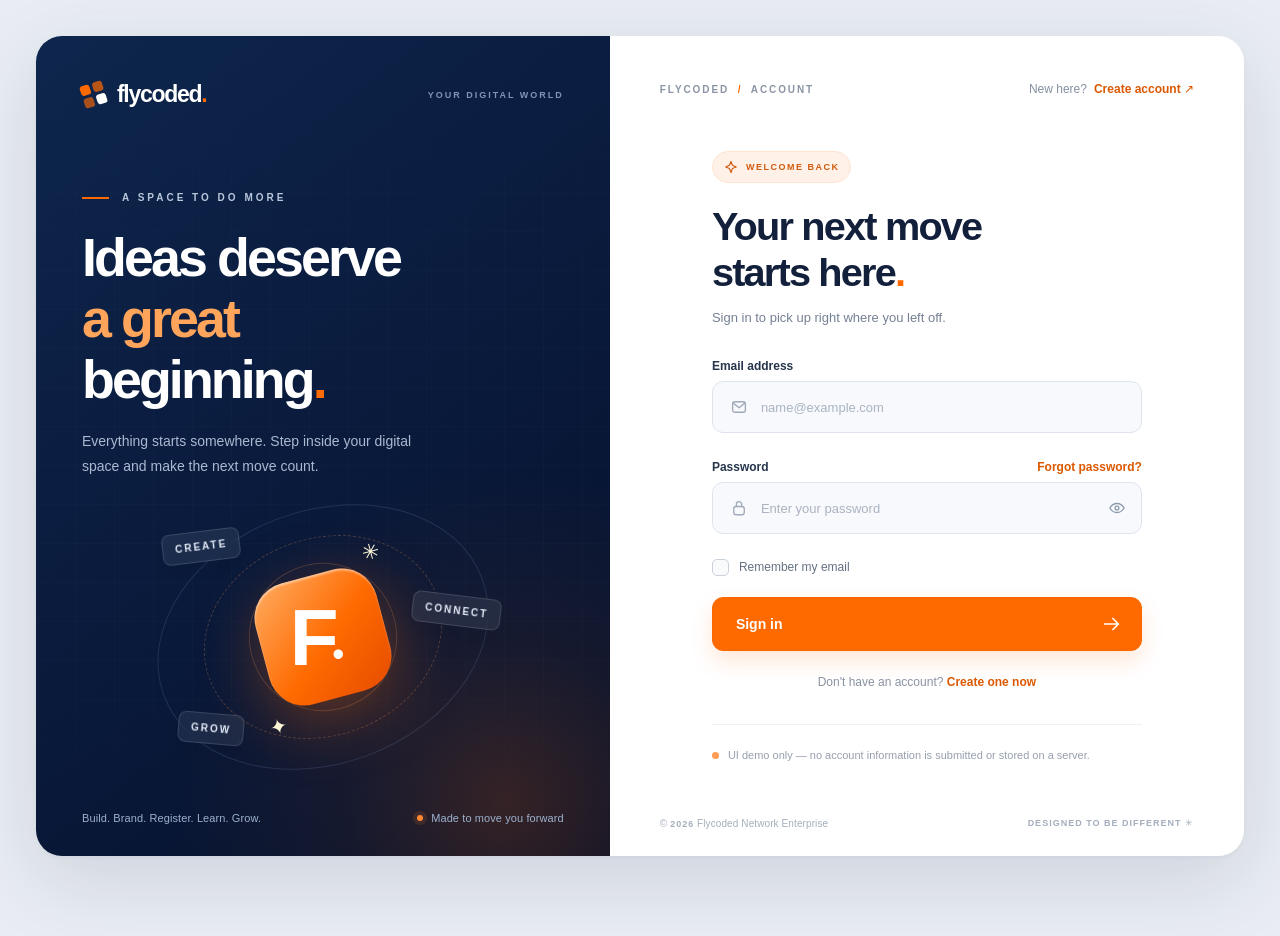
<file: index.html>
<!DOCTYPE html>
<html lang="en">
<head>
  <meta charset="UTF-8">
  <meta name="viewport" content="width=device-width, initial-scale=1.0">
  <meta name="theme-color" content="#0a1b3d">
  <meta name="description" content="Flycoded Account UI — modern login, registration, and password recovery demo.">
  <title>Flycoded Account — Sign in & Register</title>
  <link rel="stylesheet" href="style.css">
  <script src="script.js" defer></script>
</head>
<body>
  <!-- Local SVG symbols: no icon library or Internet connection needed. -->
  <svg class="icon-library" xmlns="http://www.w3.org/2000/svg" aria-hidden="true" focusable="false">
    <symbol id="ic-mail" viewBox="0 0 24 24"><rect x="3.5" y="5" width="17" height="14" rx="3"/><path d="m4.5 7 7.5 6 7.5-6"/></symbol>
    <symbol id="ic-lock" viewBox="0 0 24 24"><rect x="5" y="10" width="14" height="11" rx="3"/><path d="M8.5 10V7a3.5 3.5 0 0 1 7 0v3"/></symbol>
    <symbol id="ic-user" viewBox="0 0 24 24"><circle cx="12" cy="8" r="3.5"/><path d="M5 20c0-4 3.1-6 7-6s7 2 7 6"/></symbol>
    <symbol id="ic-eye" viewBox="0 0 24 24"><path d="M2.5 12s3.5-6 9.5-6 9.5 6 9.5 6-3.5 6-9.5 6-9.5-6-9.5-6Z"/><circle cx="12" cy="12" r="2.5"/></symbol>
    <symbol id="ic-eye-off" viewBox="0 0 24 24"><path d="m3 3 18 18M10 6.2c.7-.1 1.3-.2 2-.2 6 0 9.5 6 9.5 6a15.5 15.5 0 0 1-3.1 3.5M6.1 8.3A17 17 0 0 0 2.5 12s3.5 6 9.5 6c1.4 0 2.6-.3 3.8-.7"/><path d="M10.5 10.5a2.5 2.5 0 0 0 3 3"/></symbol>
    <symbol id="ic-arrow" viewBox="0 0 24 24"><path d="M4 12h15m-6-6 6 6-6 6"/></symbol>
    <symbol id="ic-back" viewBox="0 0 24 24"><path d="m14 6-6 6 6 6M8 12h12"/></symbol>
    <symbol id="ic-check" viewBox="0 0 24 24"><path d="m5 12 4 4L19 6"/></symbol>
    <symbol id="ic-spark" viewBox="0 0 24 24"><path d="M12 2.5 14.4 9l6.6 3-6.6 2.7L12 21.5 9.3 14.7 3 12l6.3-3L12 2.5Z"/></symbol>
  </svg>

  <main class="page-shell">
    <section class="story-panel" aria-label="Welcome to Flycoded">
      <div class="story-grid" aria-hidden="true"></div>
      <div class="story-glow" aria-hidden="true"></div>
      <div class="story-top">
        <a class="brand brand-light" href="#" aria-label="Flycoded Account home">
          <span class="brand-mark" aria-hidden="true"><span></span><span></span><span></span><span></span></span>
          <span>flycoded<span class="brand-dot">.</span></span>
        </a>
        <span class="brand-tag">YOUR DIGITAL WORLD</span>
      </div>
      <div class="story-copy">
        <div class="story-kicker"><span class="kicker-line"></span> A SPACE TO DO MORE</div>
        <h1>Ideas deserve<br><em>a great</em> <br>beginning<span class="orange-period">.</span></h1>
        <p>Everything starts somewhere. Step inside your digital space and make the next move count.</p>
      </div>
      <div class="artboard" aria-hidden="true">
        <div class="art-orbit orbit-one"></div>
        <div class="art-orbit orbit-two"></div>
        <div class="art-orbit orbit-three"></div>
        <div class="art-center">
          <span class="art-star star-one">✳</span>
          <span class="art-monogram">F<span>•</span></span>
          <span class="art-star star-two">✦</span>
        </div>
        <span class="art-label art-label-one">CREATE</span>
        <span class="art-label art-label-two">CONNECT</span>
        <span class="art-label art-label-three">GROW</span>
      </div>
      <div class="story-bottom">
        <span>Build. Brand. Register. Learn. Grow.</span>
        <span class="status-line"><span class="status-dot"></span> Made to move you forward</span>
      </div>
    </section>

    <section class="auth-panel" aria-label="Account access">
      <header class="auth-topbar">
        <span class="auth-eyebrow">FLYCODED <span>/</span> ACCOUNT</span>
        <div class="quick-switch" id="quick-switch">
          <span id="quick-switch-copy">New here?</span>
          <button type="button" class="text-action" id="quick-switch-btn" data-go="signup">Create account <span aria-hidden="true">↗</span></button>
        </div>
      </header>
      <div class="auth-inner">
        <div class="auth-views">
          <section class="form-view is-active" id="view-signin" aria-labelledby="signin-title">
            <div class="eyebrow-chip"><svg class="ic"><use href="#ic-spark"></use></svg> WELCOME BACK</div>
            <h2 id="signin-title">Your next move<br>starts here<span class="heading-accent">.</span></h2>
            <p class="view-subtitle">Sign in to pick up right where you left off.</p>
            <form id="signin-form" class="auth-form" novalidate>
              <div class="field">
                <label for="signin-email">Email address</label>
                <div class="input-wrap"><svg class="ic field-icon"><use href="#ic-mail"></use></svg><input id="signin-email" name="email" type="email" autocomplete="email" inputmode="email" placeholder="name@example.com" required aria-describedby="signin-email-error"></div>
                <small class="field-error" id="signin-email-error" aria-live="polite"></small>
              </div>
              <div class="field">
                <div class="label-row"><label for="signin-password">Password</label><button type="button" class="inline-link" data-go="recovery">Forgot password?</button></div>
                <div class="input-wrap"><svg class="ic field-icon"><use href="#ic-lock"></use></svg><input id="signin-password" name="password" type="password" autocomplete="current-password" placeholder="Enter your password" required aria-describedby="signin-password-error"><button class="password-toggle" type="button" data-toggle-password="signin-password" aria-label="Show password" aria-pressed="false"><svg class="ic"><use href="#ic-eye"></use></svg></button></div>
                <small class="field-error" id="signin-password-error" aria-live="polite"></small>
              </div>
              <label class="checkbox-row"><input id="remember-email" type="checkbox"><span class="checkbox-custom" aria-hidden="true"><svg class="ic"><use href="#ic-check"></use></svg></span><span>Remember my email</span></label>
              <button type="submit" class="primary-btn"><span>Sign in</span><svg class="ic"><use href="#ic-arrow"></use></svg></button>
            </form>
            <p class="form-bottom">Don't have an account? <button type="button" class="inline-link bold-link" data-go="signup">Create one now</button></p>
          </section>

          <section class="form-view" id="view-signup" aria-labelledby="signup-title" hidden>
            <div class="eyebrow-chip"><svg class="ic"><use href="#ic-spark"></use></svg> THE START OF SOMETHING</div>
            <h2 id="signup-title">Make room for<br>what's next<span class="heading-accent">.</span></h2>
            <p class="view-subtitle">Create your account and start something great.</p>
            <form id="signup-form" class="auth-form" novalidate>
              <div class="field">
                <label for="signup-name">Full name</label>
                <div class="input-wrap"><svg class="ic field-icon"><use href="#ic-user"></use></svg><input id="signup-name" name="name" type="text" autocomplete="name" placeholder="Your full name" minlength="2" required aria-describedby="signup-name-error"></div>
                <small class="field-error" id="signup-name-error" aria-live="polite"></small>
              </div>
              <div class="field">
                <label for="signup-email">Email address</label>
                <div class="input-wrap"><svg class="ic field-icon"><use href="#ic-mail"></use></svg><input id="signup-email" name="email" type="email" autocomplete="email" inputmode="email" placeholder="name@example.com" required aria-describedby="signup-email-error"></div>
                <small class="field-error" id="signup-email-error" aria-live="polite"></small>
              </div>
              <div class="field">
                <label for="signup-password">Create password</label>
                <div class="input-wrap"><svg class="ic field-icon"><use href="#ic-lock"></use></svg><input id="signup-password" name="password" type="password" autocomplete="new-password" placeholder="At least 8 characters" minlength="8" required aria-describedby="signup-password-error password-hint"><button class="password-toggle" type="button" data-toggle-password="signup-password" aria-label="Show password" aria-pressed="false"><svg class="ic"><use href="#ic-eye"></use></svg></button></div>
                <div class="strength-row"><div class="strength-track" aria-hidden="true"><span id="strength-fill"></span></div><span id="strength-label">Password strength</span></div>
                <small class="hint" id="password-hint">Use 8+ characters, a number, and a symbol.</small>
                <small class="field-error" id="signup-password-error" aria-live="polite"></small>
              </div>
              <div class="field">
                <label for="signup-confirm">Confirm password</label>
                <div class="input-wrap"><svg class="ic field-icon"><use href="#ic-lock"></use></svg><input id="signup-confirm" name="confirm" type="password" autocomplete="new-password" placeholder="Repeat your password" required aria-describedby="signup-confirm-error"><button class="password-toggle" type="button" data-toggle-password="signup-confirm" aria-label="Show password" aria-pressed="false"><svg class="ic"><use href="#ic-eye"></use></svg></button></div>
                <small class="field-error" id="signup-confirm-error" aria-live="polite"></small>
              </div>
              <label class="checkbox-row agree-row"><input id="demo-agreement" type="checkbox" required><span class="checkbox-custom" aria-hidden="true"><svg class="ic"><use href="#ic-check"></use></svg></span><span>I understand this is a frontend demonstration.</span></label>
              <small class="field-error" id="demo-agreement-error" aria-live="polite"></small>
              <button type="submit" class="primary-btn"><span>Create my account</span><svg class="ic"><use href="#ic-arrow"></use></svg></button>
            </form>
            <p class="form-bottom">Already a member? <button type="button" class="inline-link bold-link" data-go="signin">Sign in instead</button></p>
          </section>

          <section class="form-view" id="view-recovery" aria-labelledby="recovery-title" hidden>
            <button type="button" class="back-btn" data-go="signin"><svg class="ic"><use href="#ic-back"></use></svg> Back to sign in</button>
            <div class="eyebrow-chip"><svg class="ic"><use href="#ic-lock"></use></svg> ACCOUNT RECOVERY</div>
            <h2 id="recovery-title">Reset your<br>password<span class="heading-accent">.</span></h2>
            <p class="view-subtitle">Enter your email to preview the password recovery flow. No email will actually be sent.</p>
            <form id="recovery-form" class="auth-form" novalidate>
              <div class="field"><label for="recovery-email">Email address</label><div class="input-wrap"><svg class="ic field-icon"><use href="#ic-mail"></use></svg><input id="recovery-email" type="email" name="email" autocomplete="email" inputmode="email" placeholder="name@example.com" required aria-describedby="recovery-email-error"></div><small class="field-error" id="recovery-email-error" aria-live="polite"></small></div>
              <button type="submit" class="primary-btn"><span>Preview reset request</span><svg class="ic"><use href="#ic-arrow"></use></svg></button>
            </form>
          </section>
        </div>
        <div class="demo-note"><span class="note-dot" aria-hidden="true"></span> UI demo only — no account information is submitted or stored on a server.</div>
      </div>
      <footer class="auth-footer"><span>© <span id="copyright-year"></span> Flycoded Network Enterprise</span><span>DESIGNED TO BE DIFFERENT ✳</span></footer>
    </section>
  </main>
  <div class="toast" id="toast" role="status" aria-live="polite" hidden><span class="toast-icon" aria-hidden="true"><svg class="ic"><use href="#ic-check"></use></svg></span><span id="toast-message"></span><button type="button" class="toast-close" id="toast-close" aria-label="Dismiss notification">×</button></div>
</body>
</html>
</file>
<file: style.css>
/*
  Flycoded Account UI — Midnight & Ember
  Vanilla CSS. Works offline and without a framework.
*/
:root {
  color-scheme: light;
  --navy: #0a1b3d;
  --deep: #07142e;
  --ink: #101c32;
  --muted: #768094;
  --orange: #ff6a00;
  --orange-dark: #ea5e00;
  --border: #e1e6ed;
  --soft: #f6f8fa;
  font-family: Inter, ui-sans-serif, -apple-system, BlinkMacSystemFont, 'Segoe UI', Roboto, Helvetica, Arial, sans-serif;
  font-synthesis: none;
  -webkit-font-smoothing: antialiased;
}
*{box-sizing:border-box}
html{min-width:320px}
body{margin:0;min-height:100svh;background:#e9edf3;color:var(--ink)}
button,input{font:inherit}
button{cursor:pointer}
button:disabled{cursor:not-allowed}
[hidden]{display:none!important}
.icon-library{position:absolute;width:0;height:0;overflow:hidden;pointer-events:none}
.ic{width:20px;height:20px;flex-shrink:0;fill:none;stroke:currentColor;stroke-width:1.8;stroke-linecap:round;stroke-linejoin:round}
.page-shell{width:min(1250px,calc(100% - 72px));min-height:min(820px,calc(100svh - 72px));margin:36px auto;display:grid;grid-template-columns: .95fr 1.05fr;border-radius:26px;overflow:hidden;box-shadow:0 24px 80px rgba(21,39,67,.13),0 2px 4px rgba(21,39,67,.04)}
/* Brand + atmospheric editorial panel */
.story-panel{position:relative;background:linear-gradient(142deg,#0e264d 0%,#0a1b3d 48%,#05102a 100%);color:white;overflow:hidden;padding:45px 46px 32px;display:flex;flex-direction:column;min-height:730px;isolation:isolate}
.story-grid{position:absolute;inset:0;z-index:-1;opacity:.3;background-image:linear-gradient(rgba(200,222,255,.055) 1px,transparent 1px),linear-gradient(90deg,rgba(200,222,255,.055) 1px,transparent 1px);background-size:39px 39px;mask-image:linear-gradient(to bottom,transparent,#000 20%,#000 80%,transparent)}
.story-glow{position:absolute;inset:auto -240px -290px auto;width:690px;height:690px;border-radius:50%;background:radial-gradient(circle,rgba(255,105,0,.19) 0%,rgba(255,105,0,.06) 33%,transparent 68%);z-index:-1}
.story-top,.story-bottom{display:flex;align-items:center;justify-content:space-between;gap:15px}
.brand{display:inline-flex;gap:12px;align-items:center;text-decoration:none;font-weight:800;font-size:23px;letter-spacing:-1.3px;color:inherit}
.brand-dot{color:var(--orange)}
.brand-mark{position:relative;display:grid;grid-template-columns:repeat(2,10px);grid-template-rows:repeat(2,10px);gap:3px;transform:rotate(-18deg)}
.brand-mark span{background:#ff6a00;border-radius:3px 3px 2px 3px}
.brand-mark span:nth-child(2){opacity:.7}
.brand-mark span:nth-child(3){opacity:.64}
.brand-mark span:nth-child(4){background:#fff}
.brand-tag{font-weight:700;font-size:9px;letter-spacing:2px;color:#8094b6;text-align:right}
.story-copy{padding-top:84px;position:relative;z-index:2}
.story-kicker{font-weight:800;font-size:10px;letter-spacing:3px;color:#b9c7db;display:flex;align-items:center;gap:13px}
.kicker-line{display:inline-block;background:var(--orange);height:2px;width:27px}
.story-copy h1{font-size:clamp(45px,4.2vw,65px);line-height:1.13;letter-spacing:-2.9px;font-weight:760;margin:24px 0 20px}
.story-copy h1 em{font-style:normal;color:#ffa45b}
.orange-period{color:var(--orange)}
.story-copy p{max-width:340px;color:#aab9d0;line-height:1.8;font-size:14px;margin:0}
.artboard{height:270px;width:350px;position:relative;margin:20px auto 0;flex-shrink:0;align-self:center}
.art-orbit{position:absolute;border-radius:50%;border:1px solid rgba(252,160,91,.21);left:50%;top:51%;transform:translate(-50%,-50%) rotate(-20deg)}
.orbit-one{width:148px;height:148px}
.orbit-two{width:243px;height:198px;border-style:dashed;border-color:rgba(252,160,91,.26)}
.orbit-three{width:340px;height:254px;border-color:rgba(153,192,255,.14)}
.art-center{position:absolute;width:125px;height:125px;border-radius:36px;left:50%;top:51%;transform:translate(-50%,-50%) rotate(-15deg);background:linear-gradient(140deg,#ffad63,#ff6a00 54%,#e64c00);box-shadow:0 18px 65px rgba(255,106,0,.35),inset 0 2px 2px rgba(255,255,255,.45);display:grid;place-items:center}
.art-monogram{font-size:80px;line-height:1;font-weight:900;letter-spacing:-9px;color:#fff;transform:rotate(15deg);padding-right:12px}
.art-monogram span{font-size:33px;letter-spacing:0;margin-left:3px}
.art-star{position:absolute;color:#fff8d8;font-size:21px}
.star-one{top:-19px;right:-15px}.star-two{bottom:-25px;left:-12px}
.art-label{position:absolute;border:1px solid rgba(241,247,255,.14);backdrop-filter:blur(10px);border-radius:8px;background:rgba(226,239,255,.08);padding:9px 12px;font-size:10px;letter-spacing:2px;font-weight:800;color:#e5ecf9;box-shadow:0 8px 22px rgba(0,0,0,.07)}
.art-label-one{top:31px;left:14px;transform:rotate(-7deg)}
.art-label-two{right:-4px;top:95px;transform:rotate(7deg)}
.art-label-three{left:30px;bottom:26px;transform:rotate(5deg)}
.story-bottom{margin-top:auto;color:#9cb1ce;font-size:11px;letter-spacing:.1px;flex-wrap:wrap}
.status-line{display:flex;gap:8px;align-items:center;white-space:nowrap}
.status-dot{height:6px;width:6px;border-radius:50%;background:#ff8833;box-shadow:0 0 0 4px rgba(255,136,51,.12)}
/* Light form panel */
.auth-panel{background:#fff;padding:38px 50px 27px;min-width:0;display:flex;flex-direction:column}
.auth-topbar{display:flex;align-items:center;justify-content:space-between;gap:12px;min-height:30px}
.auth-eyebrow{font-size:10px;font-weight:850;letter-spacing:1.9px;color:#8b94a4;white-space:nowrap}
.auth-eyebrow span{color:#ff6a00;padding:0 4px}
.quick-switch{display:flex;align-items:center;gap:7px;flex-wrap:wrap;justify-content:flex-end;font-size:12px;color:#8490a1}
.text-action,.inline-link{appearance:none;background:none;border:0;padding:0;color:#db5800;font-weight:750;text-decoration:none}
.text-action:focus-visible,.inline-link:focus-visible,.back-btn:focus-visible{outline:3px solid #ffb781;outline-offset:4px;border-radius:3px}
.text-action:hover,.inline-link:hover{text-decoration:underline}
.auth-inner{width:min(100%,430px);margin:auto;display:flex;flex-direction:column;justify-content:center;padding:35px 0 30px}
.form-view{animation:fade-slide .35s ease both}
@keyframes fade-slide{from{opacity:0;transform:translateY(9px)}to{opacity:1;transform:translateY(0)}}
.eyebrow-chip{width:fit-content;display:inline-flex;align-items:center;gap:8px;font-size:9px;letter-spacing:1.5px;font-weight:850;color:#d15b0e;background:#fff1e8;border:1px solid #ffe4d2;border-radius:999px;padding:8px 11px}
.eyebrow-chip .ic{width:14px;height:14px;stroke-width:2}
.form-view h2{font-size:clamp(34px,3.1vw,46px);letter-spacing:-1.8px;line-height:1.16;margin:20px 0 12px;color:#12203b;font-weight:780}
.heading-accent{color:var(--orange)}
.view-subtitle{color:var(--muted);font-size:13px;line-height:1.7;margin:0 0 30px}
.auth-form{display:flex;flex-direction:column;gap:19px}
.field{display:flex;flex-direction:column;gap:8px}
.field label,.label-row label{font-size:12px;font-weight:730;color:#26354c}
.label-row{display:flex;align-items:center;justify-content:space-between;gap:10px}
.inline-link{font-size:12px}
.input-wrap{height:52px;display:flex;align-items:center;border-radius:11px;border:1px solid #dfe4ec;background:#f8f9fc;transition:border-color .2s,box-shadow .2s,background .2s;position:relative}
.input-wrap:focus-within{border-color:#ff9d58;background:#fff;box-shadow:0 0 0 4px rgba(255,106,0,.10)}
.input-wrap.field-invalid{border-color:#db5962;background:#fffafa}
.field-icon{margin:0 13px 0 17px;color:#a1aaba;width:18px;height:18px}
.input-wrap input{min-width:0;flex:1;height:100%;background:transparent;border:0;outline:0;color:var(--ink);font-size:13px;padding:0 14px 0 0}
.input-wrap input::placeholder{color:#aab3c1;opacity:1}
.password-toggle{display:grid;place-items:center;color:#8b99ad;background:none;border:0;padding:11px;margin-right:4px;border-radius:7px}
.password-toggle:hover{color:#38465b;background:#eff1f6}
.password-toggle:focus-visible{outline:2px solid #ff9d58;outline-offset:-1px}
.password-toggle .ic{width:18px;height:18px}
.field-error{font-size:11px;color:#c33640;line-height:1.35;min-height:0}
.field-error:not(:empty){margin-top:1px}
.hint{font-size:10px;color:#98a1ae;line-height:1.3}
.checkbox-row{display:flex;gap:10px;align-items:center;font-size:12px;color:#657184;position:relative;cursor:pointer;line-height:1.4;margin-top:-2px}
.checkbox-row input{position:absolute;opacity:0;left:0;top:50%;transform:translateY(-50%);width:17px;height:17px;margin:0;z-index:1;cursor:pointer}
.checkbox-custom{display:grid;place-items:center;width:17px;height:17px;flex:0 0 17px;border:1.5px solid #c9d1db;border-radius:5px;background:#f9fafc;transition:background .15s,border .15s}
.checkbox-custom .ic{width:13px;height:13px;color:white;stroke-width:2.8;opacity:0}
.checkbox-row input:checked+.checkbox-custom{background:var(--orange);border-color:var(--orange)}
.checkbox-row input:checked+.checkbox-custom .ic{opacity:1}
.checkbox-row input:focus-visible+.checkbox-custom{outline:3px solid #ffc99e;outline-offset:3px}
.agree-row{margin:0}
.primary-btn{display:flex;justify-content:space-between;align-items:center;width:100%;height:54px;padding:0 18px 0 23px;color:white;background:var(--orange);border:1px solid #fa6700;border-radius:11px;box-shadow:0 10px 22px rgba(255,106,0,.16);font-size:14px;font-weight:800;margin-top:2px;transition:transform .15s,background .2s,box-shadow .2s}
.primary-btn:hover{background:var(--orange-dark);box-shadow:0 12px 25px rgba(255,106,0,.26);transform:translateY(-1px)}
.primary-btn:active{transform:translateY(1px)}
.primary-btn:focus-visible{outline:3px solid #ffbe93;outline-offset:3px}
.primary-btn .ic{width:22px;height:22px}
.form-bottom{margin:24px 0 0;text-align:center;font-size:12px;color:#8992a1}
.bold-link{font-weight:800}
.demo-note{border-top:1px solid #edf0f5;margin-top:35px;padding-top:22px;display:flex;gap:9px;align-items:flex-start;font-size:11px;line-height:1.55;color:#969fae}
.note-dot{width:7px;height:7px;border-radius:50%;background:#ff9b55;flex:0 0 7px;margin-top:5px}
.auth-footer{display:flex;justify-content:space-between;gap:15px;color:#a4aebc;font-size:10px;margin-top:auto;letter-spacing:.1px}
.auth-footer span:last-child{font-size:9px;letter-spacing:1px;font-weight:750}
#view-signup .view-subtitle{margin-bottom:20px}
#view-signup .auth-form{gap:13px}
#view-signup .field{gap:7px}
#view-signup .input-wrap{height:47px}
#view-signup .primary-btn{height:51px}
#view-signup h2{font-size:clamp(32px,2.9vw,41px);margin-top:15px}
#view-signup .form-bottom{margin-top:15px}
.strength-row{display:flex;gap:11px;align-items:center;margin:3px 0 0}
.strength-track{height:4px;border-radius:999px;overflow:hidden;background:#e8edf2;flex:1}
#strength-fill{display:block;width:0;height:100%;background:#dde0e8;transition:width .22s,background .22s}
#strength-label{font-size:10px;color:#97a0ae;min-width:92px;text-align:right}
.back-btn{border:0;background:transparent;color:#657184;padding:0;display:flex;gap:8px;align-items:center;margin:0 0 37px;font-weight:700;font-size:12px}
.back-btn:hover{color:var(--orange)}.back-btn .ic{width:17px;height:17px}
.toast{position:fixed;bottom:24px;left:50%;transform:translateX(-50%);z-index:10;background:#122344;color:#fff;max-width:min(92vw,480px);min-width:min(92vw,320px);padding:14px 15px;border-radius:13px;box-shadow:0 12px 44px #0919303b;display:flex;gap:12px;align-items:flex-start;font-size:12px;line-height:1.6}
.toast-icon{background:#ff6a00;color:white;display:grid;place-items:center;flex:0 0 23px;height:23px;border-radius:50%}
.toast-icon .ic{width:14px;height:14px}
.toast-close{margin-left:auto;color:#e1e9f3;background:transparent;border:0;font-size:25px;line-height:20px;padding:0 0 0 10px}
.toast-close:hover{color:white}
@media(max-width:1000px){
  .page-shell{width:calc(100% - 36px);margin:18px auto;min-height:calc(100svh - 36px);grid-template-columns:.9fr 1.1fr}
  .story-panel{padding:30px 26px;min-height:690px}
  .brand-tag{display:none}
  .story-copy{padding-top:75px}
  .story-copy h1{font-size:43px}
  .artboard{transform:scale(.85);transform-origin:50% 50%;margin-left:-8px;margin-top:5px}
  .story-bottom{font-size:10px}
  .auth-panel{padding:30px 30px 23px}
  .auth-footer span:last-child{display:none}
}
@media(max-width:700px){
  body{background:#fff}
  .page-shell{width:100%;margin:0;display:flex;flex-direction:column;box-shadow:none;border-radius:0;min-height:100svh}
  .story-panel{min-height:unset;padding:19px 25px 24px;border-radius:0 0 25px 25px;overflow:hidden}
  .story-panel:before{content:"";position:absolute;width:180px;height:180px;border:1px solid rgba(255,255,255,.10);border-radius:50%;right:-40px;top:-50px}
  .story-top .brand{font-size:21px}
  .story-copy{padding-top:32px}
  .story-kicker{font-size:9px;letter-spacing:2px}
  .story-copy h1{font-size:34px;letter-spacing:-1.3px;line-height:1.13;margin:14px 0 0}
  .story-copy h1 br:nth-of-type(2){display:none}
  .story-copy p,.artboard,.story-bottom{display:none}
  .auth-panel{padding:20px 24px 27px;flex:1}
  .auth-topbar{align-items:flex-start}
  .auth-eyebrow{font-size:9px}
  .auth-inner{margin:0 auto;width:min(100%,440px);padding:38px 0 30px}
  .form-view h2{font-size:36px}
  .view-subtitle{margin-bottom:25px}
  .auth-footer{margin-top:auto;justify-content:center;text-align:center}
  .demo-note{margin-top:28px}
}
@media(max-width:380px){
  .auth-panel{padding-left:19px;padding-right:19px}
  .story-panel{padding-left:20px;padding-right:20px}
  .story-copy h1{font-size:31px}
  .auth-topbar .quick-switch{font-size:11px}
  .auth-eyebrow{font-size:8px}
  .form-view h2{font-size:33px}
}
@media(prefers-reduced-motion:reduce){*,*:before,*:after{animation-duration:0.01ms!important;transition-duration:0.01ms!important;scroll-behavior:auto!important}}
</file>
